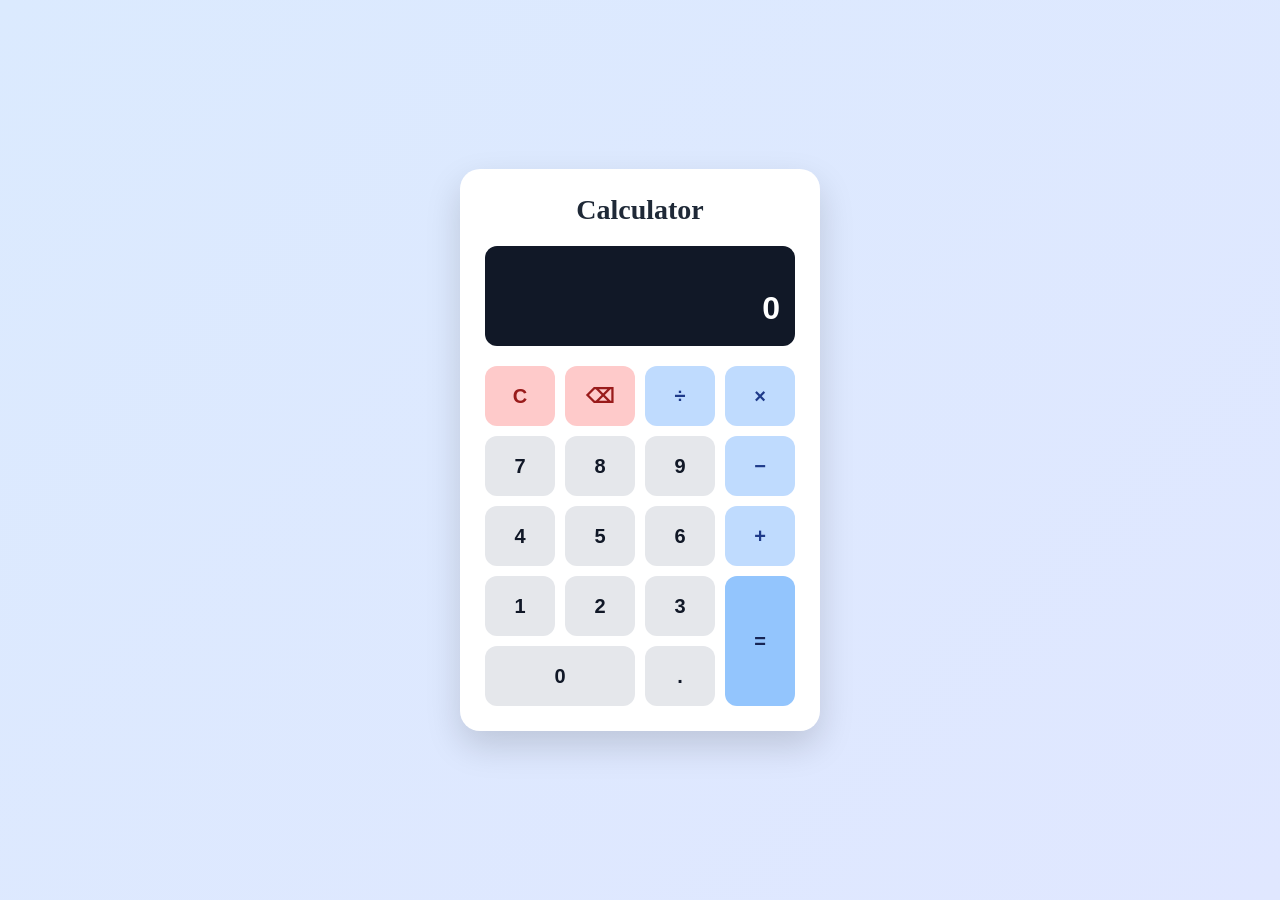
<file: WebDev-L2-Calculator/index.html>
<!DOCTYPE html>
<html lang="en">
<head>
    <meta charset="UTF-8">
    <meta name="viewport" content="width=device-width, initial-scale=1.0">

    <title>OIBSIP Calculator</title>

    <link rel="stylesheet" href="style.css">
</head>

<body>

    <main class="calculator">
        <h1>Calculator</h1>

        <!-- Display -->
        <div class="display-container">
            <div id="previous-display" class="previous-display"></div>
            <div id="display" class="display">0</div>
        </div>

        <!-- Calculator Buttons -->
        <div class="buttons">

            <button type="button" class="function-btn" data-action="clear">
                C
            </button>

            <button type="button" class="function-btn" data-action="backspace">
                ⌫
            </button>

            <button type="button" class="operator-btn" data-operator="/">
                ÷
            </button>

            <button type="button" class="operator-btn" data-operator="*">
                ×
            </button>

            <button type="button" class="number-btn" data-number="7">
                7
            </button>

            <button type="button" class="number-btn" data-number="8">
                8
            </button>

            <button type="button" class="number-btn" data-number="9">
                9
            </button>

            <button type="button" class="operator-btn" data-operator="-">
                −
            </button>

            <button type="button" class="number-btn" data-number="4">
                4
            </button>

            <button type="button" class="number-btn" data-number="5">
                5
            </button>

            <button type="button" class="number-btn" data-number="6">
                6
            </button>

            <button type="button" class="operator-btn" data-operator="+">
                +
            </button>

            <button type="button" class="number-btn" data-number="1">
                1
            </button>

            <button type="button" class="number-btn" data-number="2">
                2
            </button>

            <button type="button" class="number-btn" data-number="3">
                3
            </button>

            <button type="button" class="equals-btn" data-action="equals">
                =
            </button>

            <button type="button" class="number-btn zero" data-number="0">
                0
            </button>

            <button type="button" class="number-btn" data-action="decimal">
                .
            </button>

        </div>
    </main>

    <script src="script.js"></script>

</body>
</html>
</file>
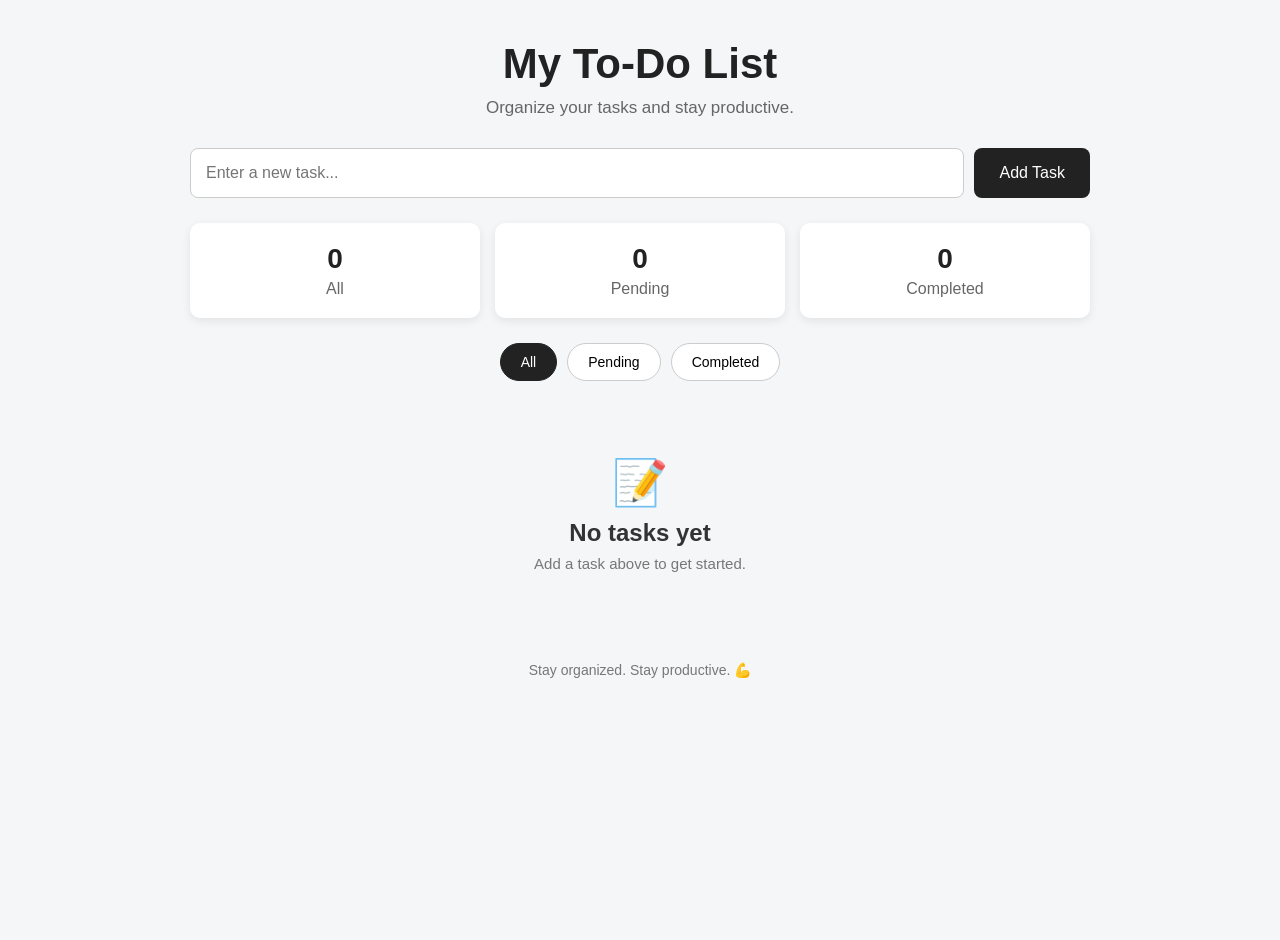
<file: WebDev-L2-ToDoApp/index.html>
<!DOCTYPE html>
<html lang="en">
<head>
    <meta charset="UTF-8">
    <meta name="viewport" content="width=device-width, initial-scale=1.0">

    <title>My To-Do List</title>

    <link rel="stylesheet" href="style.css">
</head>

<body>

    <div class="container">

        <!-- Header -->
        <header>
            <h1>My To-Do List</h1>
            <p>Organize your tasks and stay productive.</p>
        </header>


        <!-- Add Task -->
        <section class="add-task">

            <input 
                type="text" 
                id="taskInput" 
                placeholder="Enter a new task..."
                maxlength="100"
            >

            <button id="addTaskBtn">Add Task</button>

        </section>


        <!-- Task Statistics -->
        <section class="stats">

            <div class="stat-card">
                <span id="allCount">0</span>
                <p>All</p>
            </div>

            <div class="stat-card">
                <span id="pendingCount">0</span>
                <p>Pending</p>
            </div>

            <div class="stat-card">
                <span id="completedCount">0</span>
                <p>Completed</p>
            </div>

        </section>


        <!-- Filter Buttons -->
        <nav class="filters">

            <button class="filter-btn active" data-filter="all">
                All
            </button>

            <button class="filter-btn" data-filter="pending">
                Pending
            </button>

            <button class="filter-btn" data-filter="completed">
                Completed
            </button>

        </nav>


        <!-- Task List -->
        <main>

            <ul id="taskList"></ul>

            <div id="emptyState" class="empty-state">
                <div class="empty-icon">📝</div>
                <h2>No tasks yet</h2>
                <p>Add a task above to get started.</p>
            </div>

        </main>


        <!-- Footer -->
        <footer>
            <p>Stay organized. Stay productive. 💪</p>
        </footer>

    </div>


    <script src="script.js"></script>

</body>
</html>
</file>
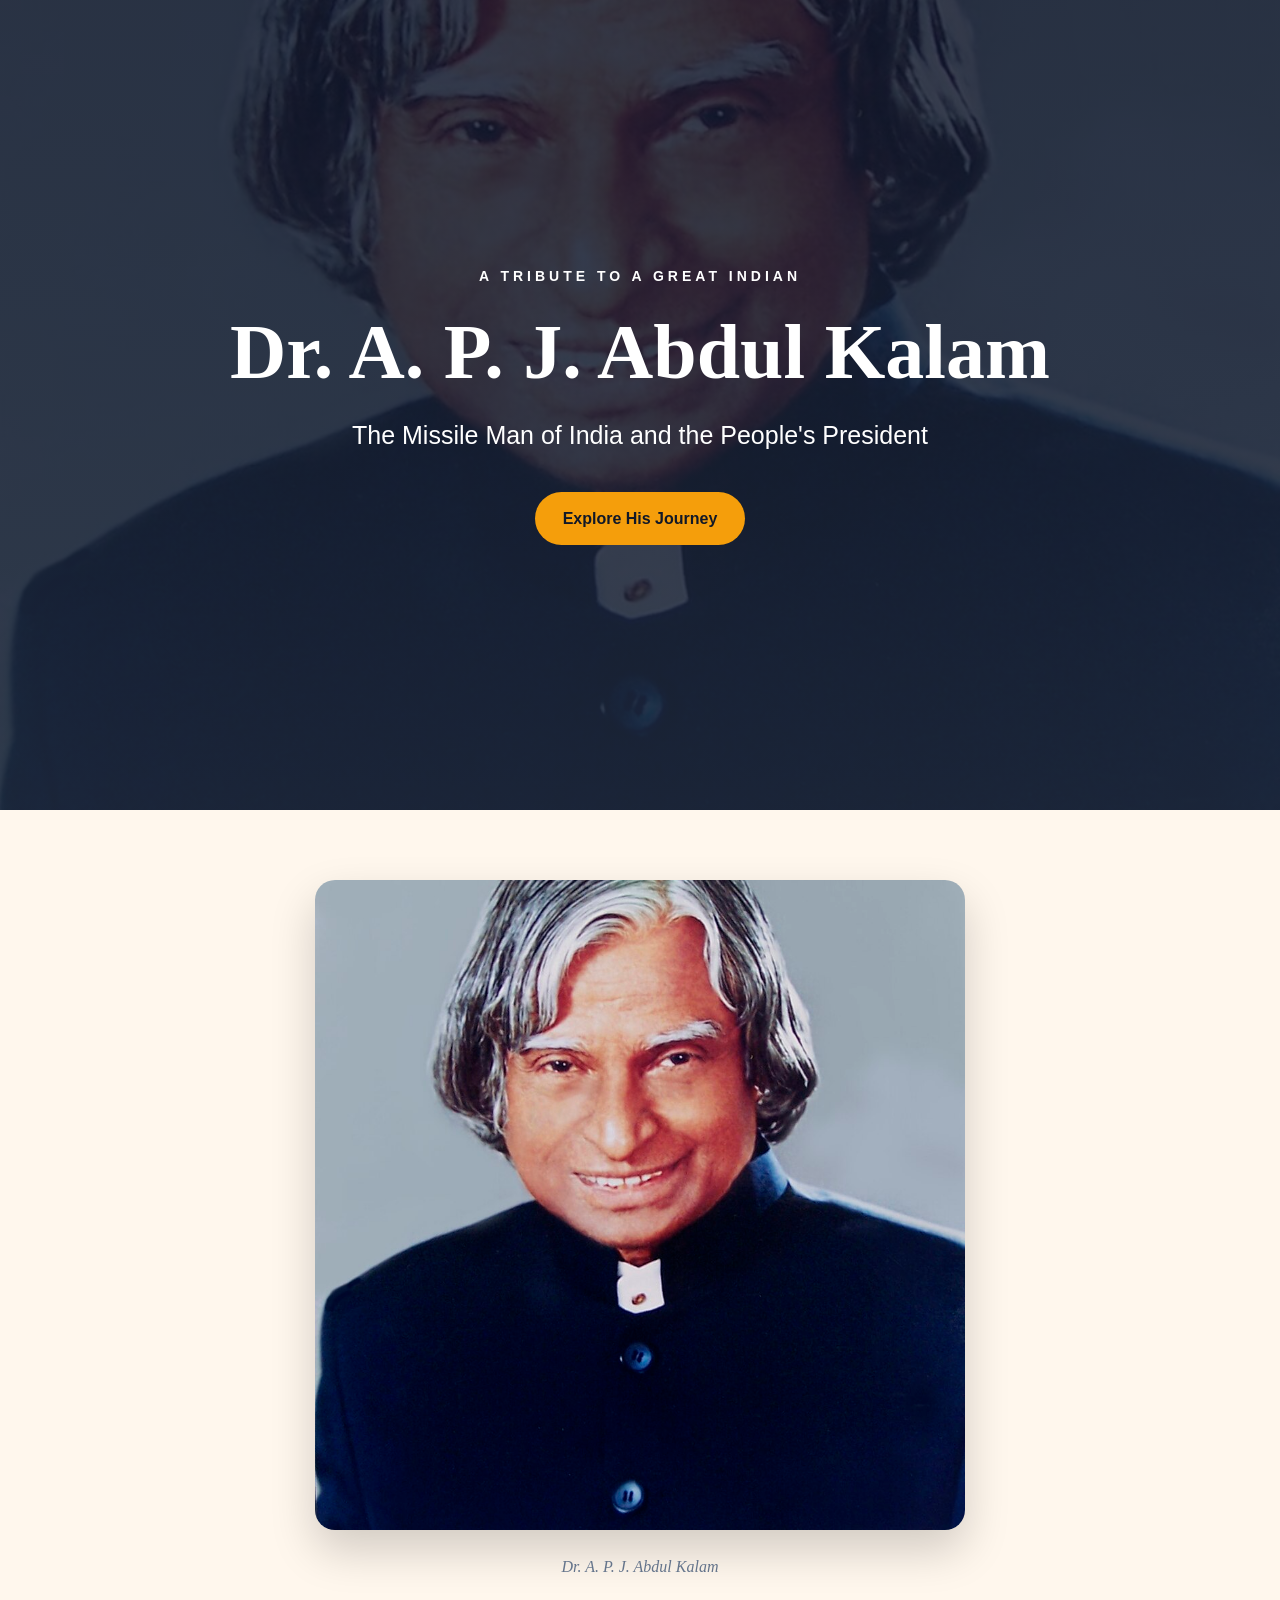
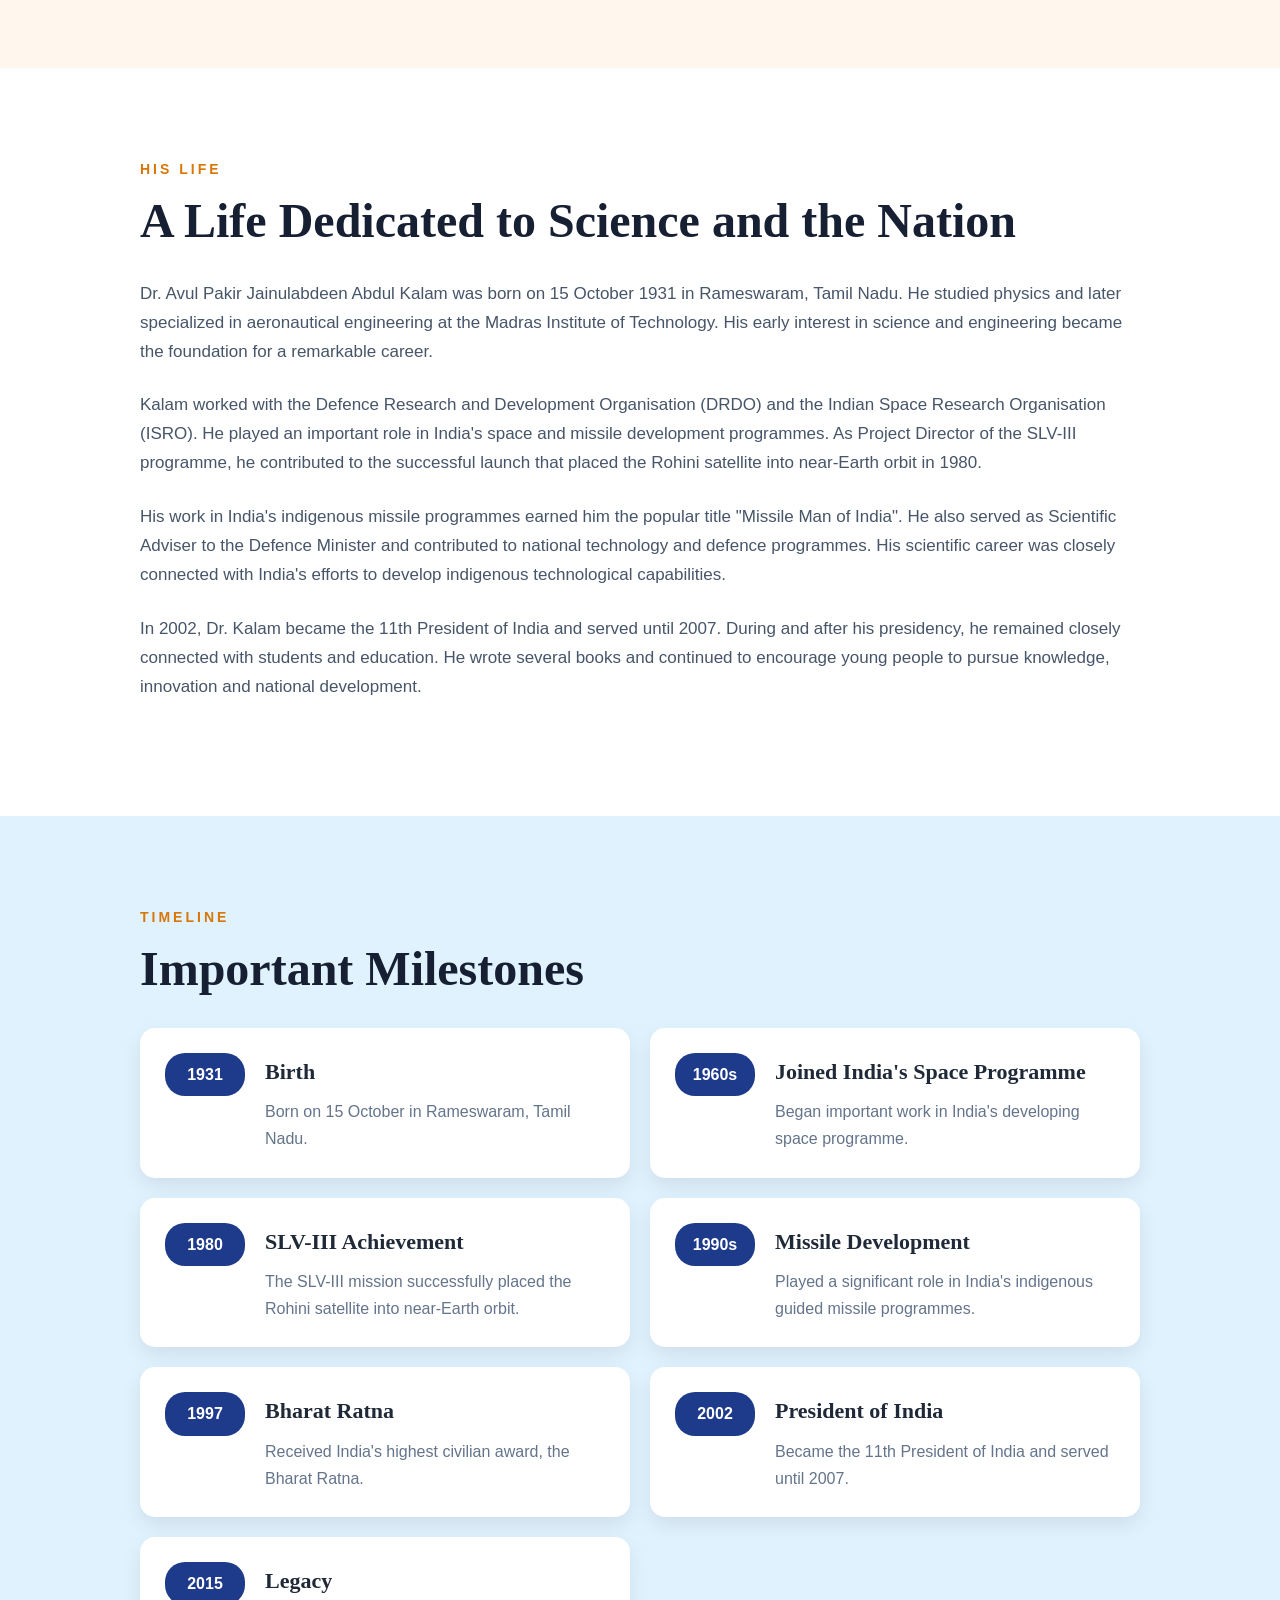
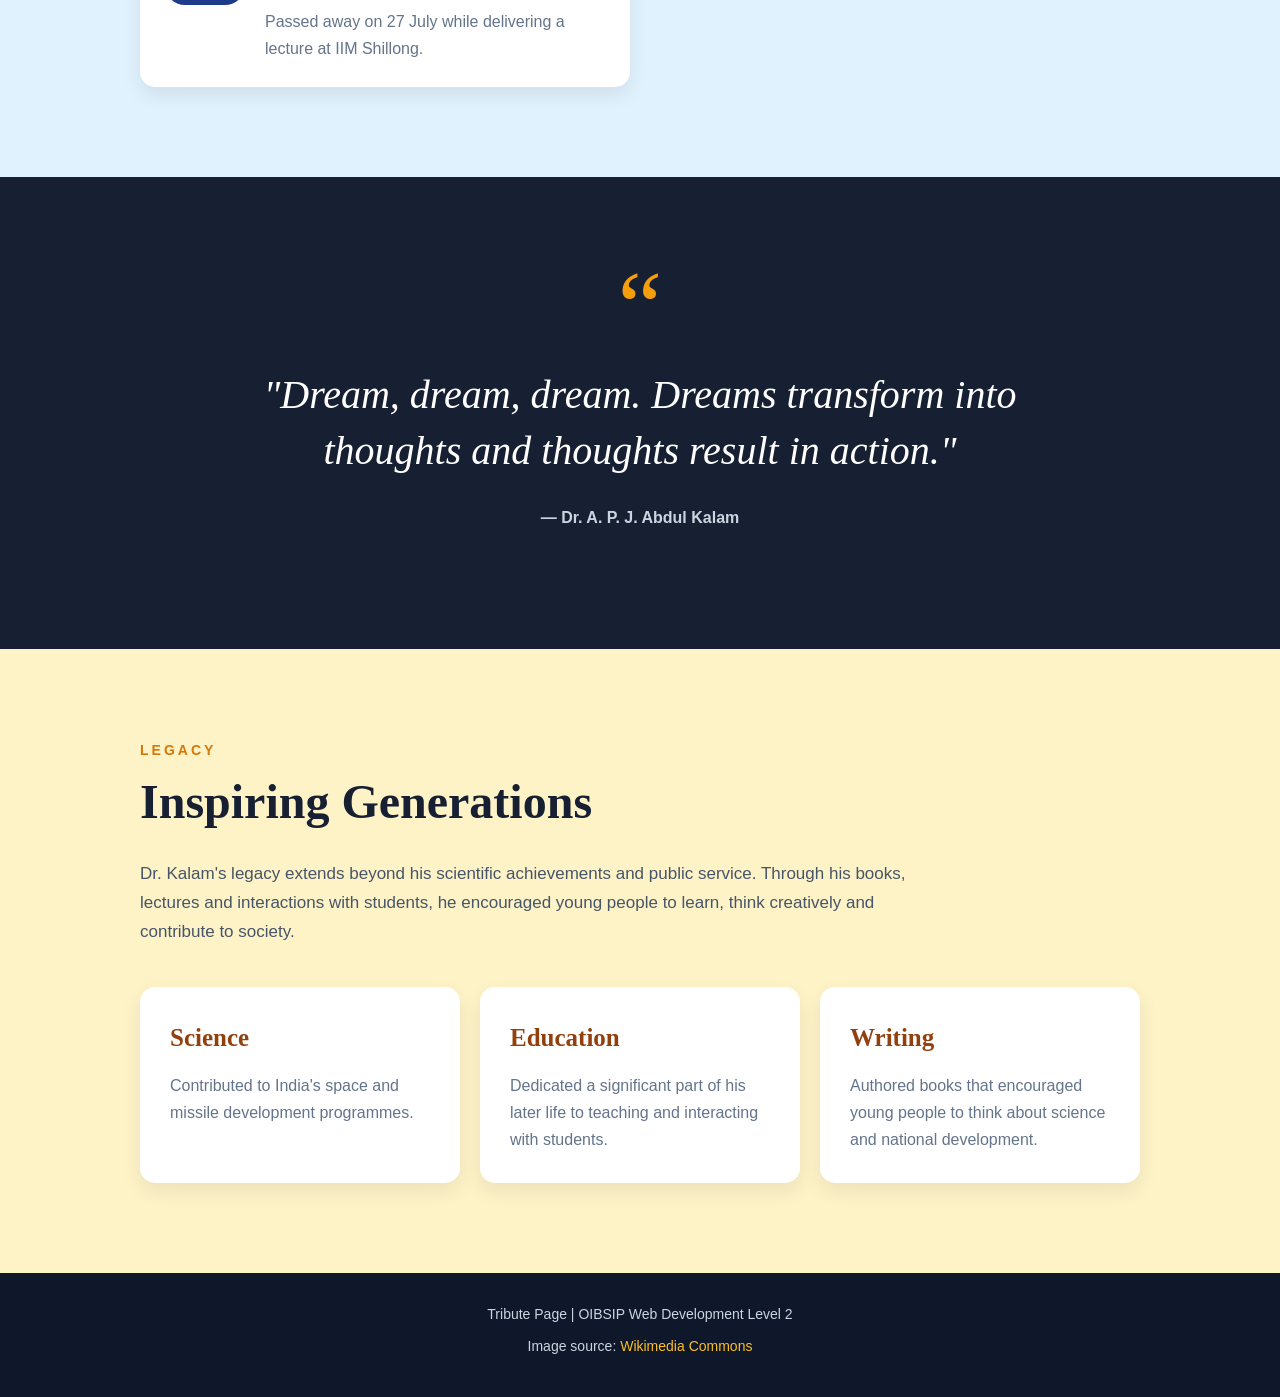
<file: WebDev-L2-TributePage/index.html>
<!DOCTYPE html>
<html lang="en">

<head>
    <meta charset="UTF-8">

    <meta name="viewport"
        content="width=device-width, initial-scale=1.0">

    <meta name="description"
        content="A tribute page dedicated to Dr. A. P. J. Abdul Kalam.">

    <title>Dr. A. P. J. Abdul Kalam - Tribute</title>

    <link rel="stylesheet" href="style.css">
</head>

<body>

    <!-- Hero Section -->
    <header class="hero">

        <div class="hero-content">

            <p class="small-heading">A TRIBUTE TO A GREAT INDIAN</p>

            <h1>Dr. A. P. J. Abdul Kalam</h1>

            <p class="tagline">
                The Missile Man of India and the People's President
            </p>

            <a href="#biography" class="hero-button">
                Explore His Journey
            </a>

        </div>

    </header>


    <!-- Image Section -->
    <section class="image-section">

        <div class="image-container">

            <img
                src="images/apj-abdul-kalam.jpg"
                alt="Portrait of Dr. A. P. J. Abdul Kalam">

            <p class="image-caption">
                Dr. A. P. J. Abdul Kalam
            </p>

        </div>

    </section>


    <!-- Biography Section -->
    <section id="biography" class="biography">

        <div class="content">

            <p class="section-label">HIS LIFE</p>

            <h2>A Life Dedicated to Science and the Nation</h2>

            <p>
                Dr. Avul Pakir Jainulabdeen Abdul Kalam was born on
                15 October 1931 in Rameswaram, Tamil Nadu. He studied
                physics and later specialized in aeronautical engineering
                at the Madras Institute of Technology. His early interest
                in science and engineering became the foundation for a
                remarkable career.
            </p>

            <p>
                Kalam worked with the Defence Research and Development
                Organisation (DRDO) and the Indian Space Research
                Organisation (ISRO). He played an important role in
                India's space and missile development programmes. As
                Project Director of the SLV-III programme, he contributed
                to the successful launch that placed the Rohini satellite
                into near-Earth orbit in 1980.
            </p>

            <p>
                His work in India's indigenous missile programmes earned
                him the popular title "Missile Man of India". He also
                served as Scientific Adviser to the Defence Minister and
                contributed to national technology and defence programmes.
                His scientific career was closely connected with India's
                efforts to develop indigenous technological capabilities.
            </p>

            <p>
                In 2002, Dr. Kalam became the 11th President of India and
                served until 2007. During and after his presidency, he
                remained closely connected with students and education.
                He wrote several books and continued to encourage young
                people to pursue knowledge, innovation and national
                development.
            </p>

        </div>

    </section>


    <!-- Timeline Section -->
    <section class="timeline-section">

        <div class="content">

            <p class="section-label">TIMELINE</p>

            <h2>Important Milestones</h2>

            <div class="timeline">

                <div class="timeline-card">
                    <span class="year">1931</span>

                    <div>
                        <h3>Birth</h3>

                        <p>
                            Born on 15 October in Rameswaram,
                            Tamil Nadu.
                        </p>
                    </div>
                </div>


                <div class="timeline-card">
                    <span class="year">1960s</span>

                    <div>
                        <h3>Joined India's Space Programme</h3>

                        <p>
                            Began important work in India's
                            developing space programme.
                        </p>
                    </div>
                </div>


                <div class="timeline-card">
                    <span class="year">1980</span>

                    <div>
                        <h3>SLV-III Achievement</h3>

                        <p>
                            The SLV-III mission successfully
                            placed the Rohini satellite into
                            near-Earth orbit.
                        </p>
                    </div>
                </div>


                <div class="timeline-card">
                    <span class="year">1990s</span>

                    <div>
                        <h3>Missile Development</h3>

                        <p>
                            Played a significant role in India's
                            indigenous guided missile programmes.
                        </p>
                    </div>
                </div>


                <div class="timeline-card">
                    <span class="year">1997</span>

                    <div>
                        <h3>Bharat Ratna</h3>

                        <p>
                            Received India's highest civilian
                            award, the Bharat Ratna.
                        </p>
                    </div>
                </div>


                <div class="timeline-card">
                    <span class="year">2002</span>

                    <div>
                        <h3>President of India</h3>

                        <p>
                            Became the 11th President of India
                            and served until 2007.
                        </p>
                    </div>
                </div>


                <div class="timeline-card">
                    <span class="year">2015</span>

                    <div>
                        <h3>Legacy</h3>

                        <p>
                            Passed away on 27 July while
                            delivering a lecture at IIM Shillong.
                        </p>
                    </div>
                </div>

            </div>

        </div>

    </section>


    <!-- Quote Section -->
    <section class="quote-section">

        <div class="quote-container">

            <p class="quote-mark">“</p>

            <blockquote>
                "Dream, dream, dream. Dreams transform into
                thoughts and thoughts result in action."
            </blockquote>

            <p class="quote-author">
                — Dr. A. P. J. Abdul Kalam
            </p>

        </div>

    </section>


    <!-- Legacy Section -->
    <section class="legacy-section">

        <div class="content">

            <p class="section-label">LEGACY</p>

            <h2>Inspiring Generations</h2>

            <p>
                Dr. Kalam's legacy extends beyond his scientific
                achievements and public service. Through his books,
                lectures and interactions with students, he encouraged
                young people to learn, think creatively and contribute
                to society.
            </p>

            <div class="legacy-cards">

                <div class="legacy-card">
                    <h3>Science</h3>
                    <p>
                        Contributed to India's space and missile
                        development programmes.
                    </p>
                </div>

                <div class="legacy-card">
                    <h3>Education</h3>
                    <p>
                        Dedicated a significant part of his later
                        life to teaching and interacting with students.
                    </p>
                </div>

                <div class="legacy-card">
                    <h3>Writing</h3>
                    <p>
                        Authored books that encouraged young people
                        to think about science and national development.
                    </p>
                </div>

            </div>

        </div>

    </section>


    <!-- Footer -->
    <footer>

        <p>
            Tribute Page | OIBSIP Web Development Level 2
        </p>

        <p>
            Image source:
            <a
                href="https://commons.wikimedia.org/wiki/File:A._P._J._Abdul_Kalam.jpg"
                target="_blank">
                Wikimedia Commons
            </a>
        </p>

    </footer>

</body>

</html>
</file>
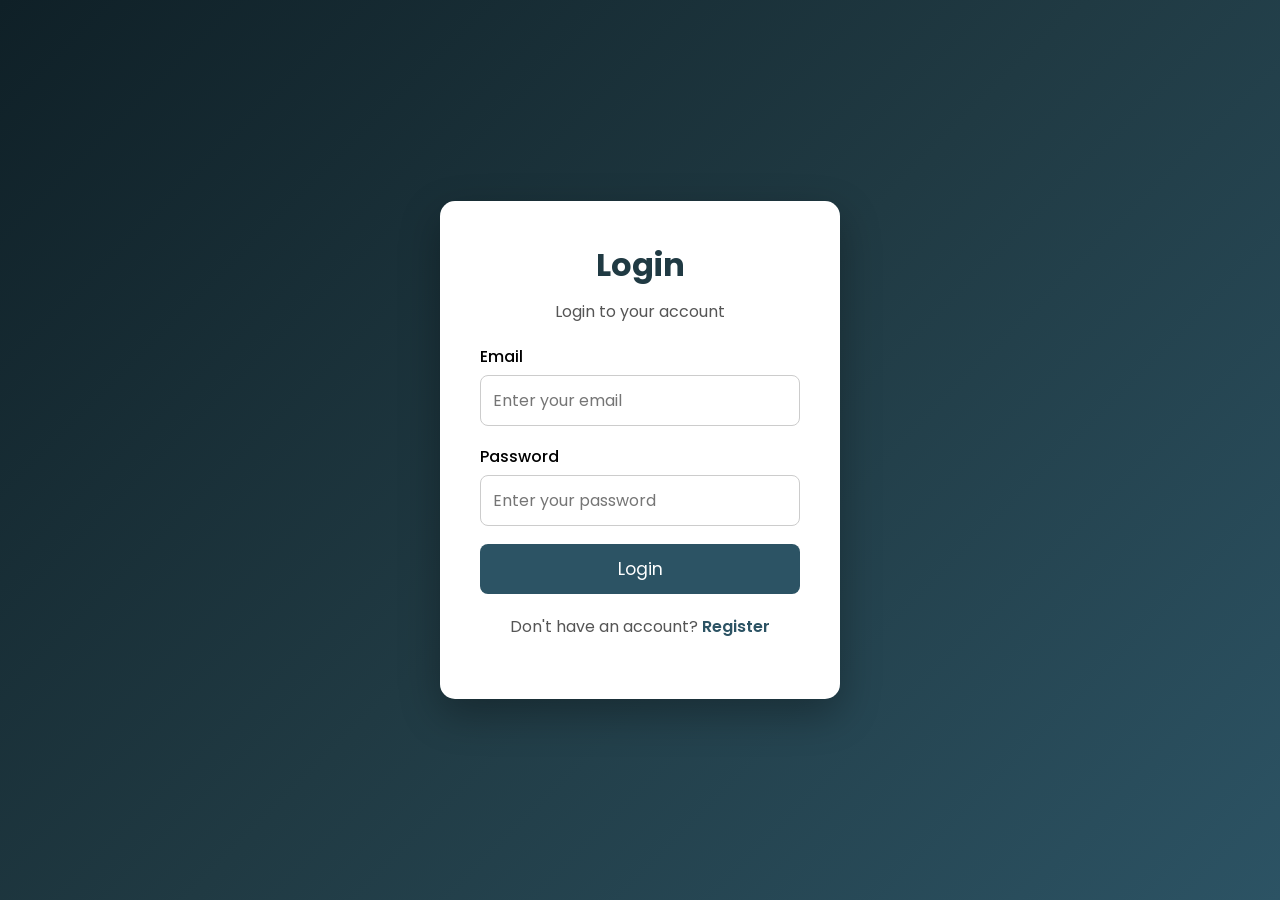
<file: WebDev-L2-LoginAuth/dashboard.html>
<!DOCTYPE html>
<html lang="en">

<head>
    <meta charset="UTF-8">
    <meta name="viewport" content="width=device-width, initial-scale=1.0">
    <title>Dashboard</title>

    <link rel="stylesheet" href="style.css">
</head>

<body>

    <div class="container">

        <div class="form-box">

            <h1>Dashboard</h1>

            <p id="welcomeMessage"></p>

            <button id="logoutBtn" class="btn">
                Logout
            </button>

        </div>

    </div>

    <script src="script.js"></script>

</body>

</html>
</file>
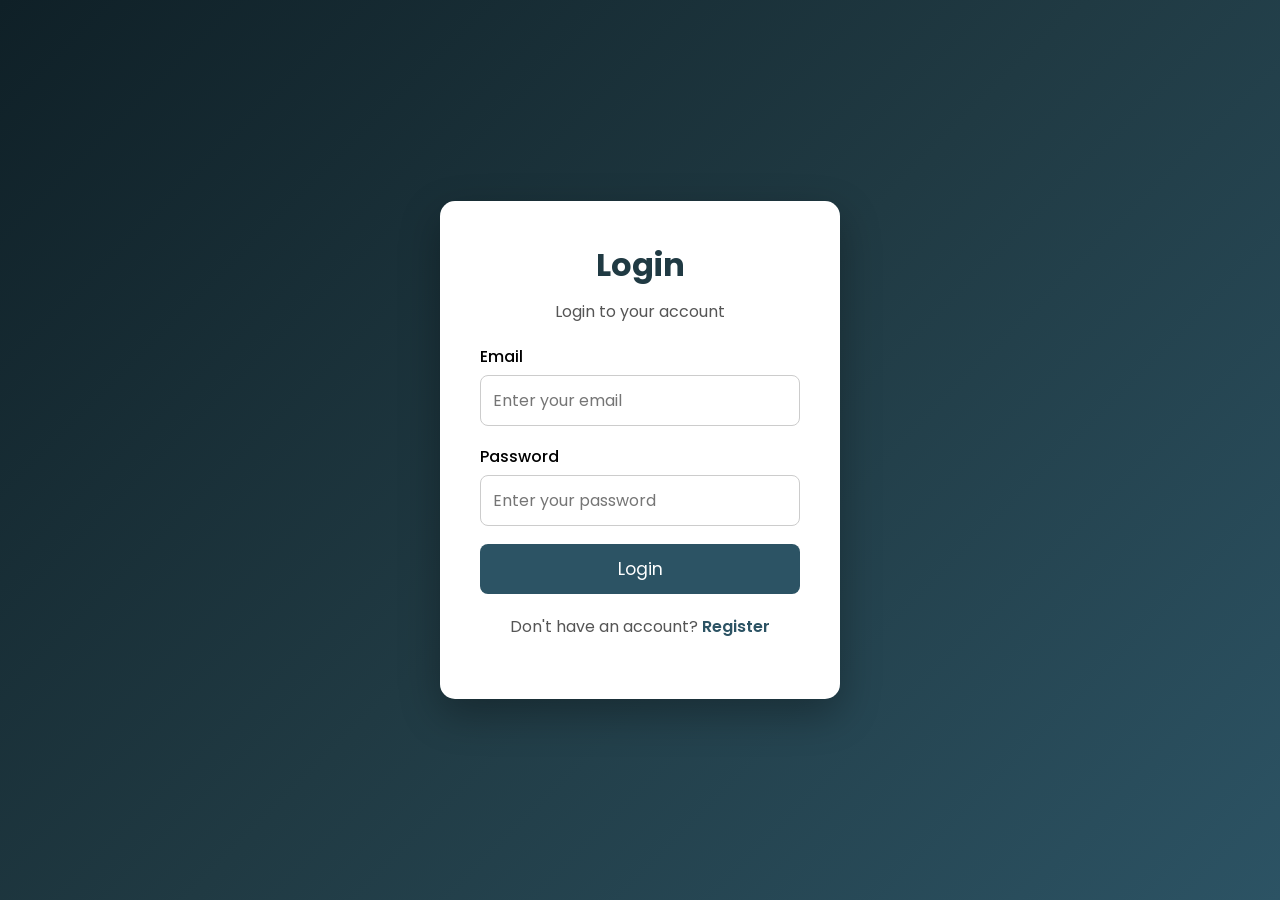
<file: WebDev-L2-LoginAuth/login.html>
<!DOCTYPE html>
<html lang="en">

<head>
    <meta charset="UTF-8">
    <meta name="viewport" content="width=device-width, initial-scale=1.0">
    <title>Login | Authentication System</title>

    <link rel="stylesheet" href="style.css">
</head>

<body>

    <div class="container">

        <div class="form-box">

            <h1>Login</h1>

            <p>Login to your account</p>

            <form id="loginForm">

                <div class="input-group">

                    <label>Email</label>

                    <input
                        type="email"
                        id="loginEmail"
                        placeholder="Enter your email"
                        required>

                </div>

                <div class="input-group">

                    <label>Password</label>

                    <input
                        type="password"
                        id="loginPassword"
                        placeholder="Enter your password"
                        required>

                </div>

                <button class="btn" type="submit">
                    Login
                </button>

            </form>

            <p class="bottom-text">
                Don't have an account?
                <a href="register.html">Register</a>
            </p>

            <p id="loginMessage"></p>

        </div>

    </div>

    <script src="script.js"></script>

</body>

</html>
</file>
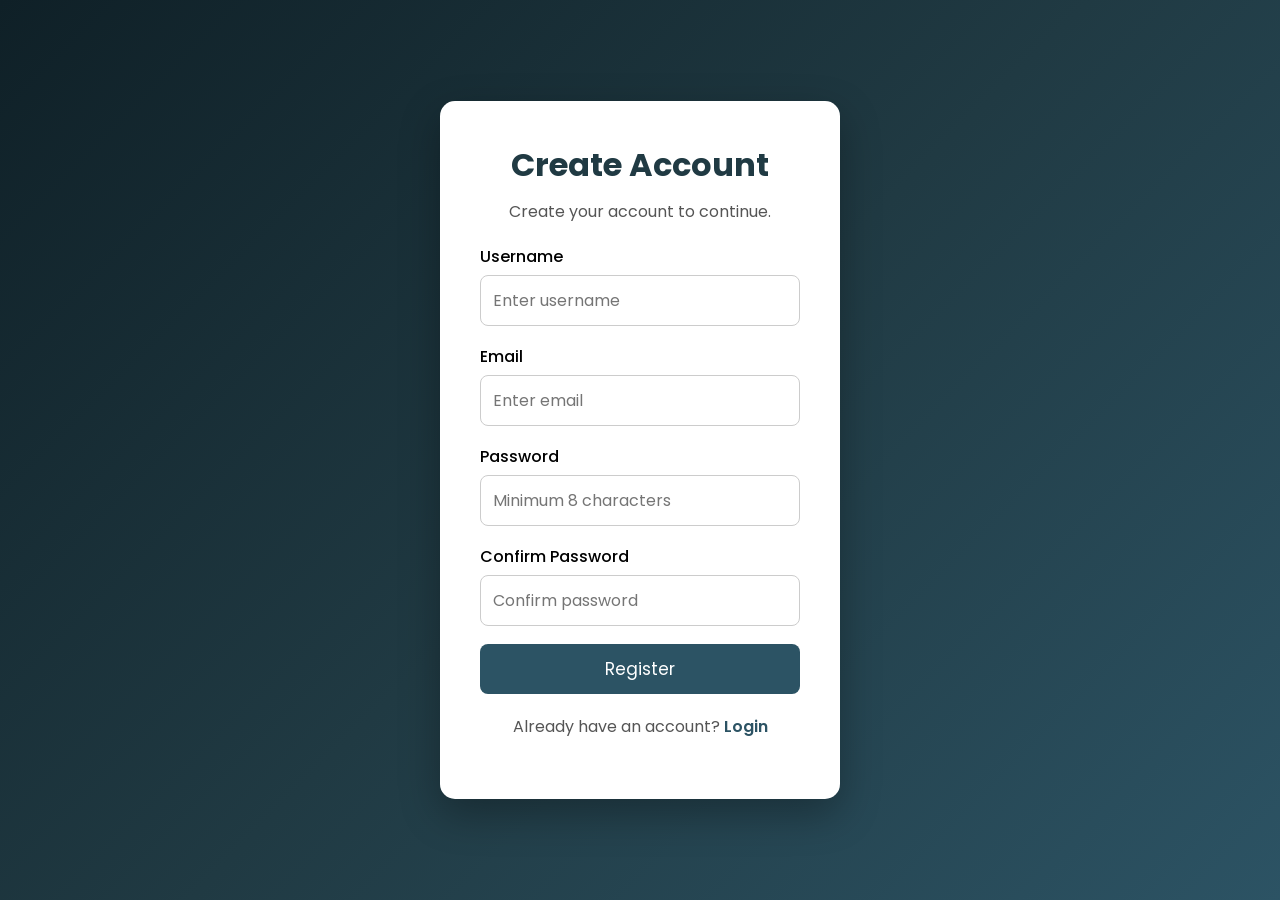
<file: WebDev-L2-LoginAuth/register.html>
<!DOCTYPE html>
<html lang="en">

<head>
    <meta charset="UTF-8">
    <meta name="viewport" content="width=device-width, initial-scale=1.0">
    <title>Register | Login Authentication</title>

    <link rel="stylesheet" href="style.css">
</head>

<body>

    <div class="container">

        <div class="form-box">

            <h1>Create Account</h1>

            <p>Create your account to continue.</p>

            <form id="registerForm">

                <div class="input-group">

                    <label for="username">Username</label>

                    <input
                        type="text"
                        id="username"
                        placeholder="Enter username"
                        required>

                </div>

                <div class="input-group">

                    <label for="email">Email</label>

                    <input
                        type="email"
                        id="email"
                        placeholder="Enter email"
                        required>

                </div>

                <div class="input-group">

                    <label for="password">Password</label>

                    <input
                        type="password"
                        id="password"
                        placeholder="Minimum 8 characters"
                        required>

                </div>

                <div class="input-group">

                    <label for="confirmPassword">Confirm Password</label>

                    <input
                        type="password"
                        id="confirmPassword"
                        placeholder="Confirm password"
                        required>

                </div>

                <button type="submit" class="btn">
                    Register
                </button>

            </form>

            <p class="bottom-text">
                Already have an account?
                <a href="login.html">Login</a>
            </p>

            <p id="message"></p>

        </div>

    </div>

    <script src="script.js"></script>

</body>

</html>
</file>
<file: WebDev-L2-Calculator/style.css>
* {
    margin: 0;
    padding: 0;
    box-sizing: border-box;
}

body {
    min-height: 100vh;
    display: flex;
    justify-content: center;
    align-items: center;
    padding: 20px;
    font-family: Arial, sans-serif;
    background: linear-gradient(135deg, #dbeafe, #e0e7ff);
}

.calculator {
    width: 360px;
    max-width: 100%;
    padding: 25px;
    background-color: #ffffff;
    border-radius: 20px;
    box-shadow: 0 15px 35px rgba(0, 0, 0, 0.15);
}

.calculator h1 {
    text-align: center;
    margin-bottom: 20px;
    font-family: Georgia, serif;
    font-size: 28px;
    color: #1f2937;
}

.display-container {
    width: 100%;
    min-height: 95px;
    padding: 15px;
    margin-bottom: 20px;
    background-color: #111827;
    border-radius: 12px;
    overflow: hidden;
}

.previous-display {
    min-height: 25px;
    text-align: right;
    color: #9ca3af;
    font-size: 16px;
    overflow: hidden;
    white-space: nowrap;
}

.display {
    min-height: 45px;
    display: flex;
    justify-content: flex-end;
    align-items: center;
    color: #ffffff;
    font-size: 32px;
    font-weight: bold;
    overflow: hidden;
    white-space: nowrap;
}

.buttons {
    display: grid;
    grid-template-columns: repeat(4, 1fr);
    gap: 10px;
}

button {
    min-height: 60px;
    border: none;
    border-radius: 12px;
    font-size: 20px;
    font-weight: bold;
    cursor: pointer;
    transition: transform 0.1s ease, opacity 0.2s ease;
}

button:hover {
    opacity: 0.85;
}

button:active {
    transform: scale(0.95);
}

.number-btn {
    background-color: #e5e7eb;
    color: #111827;
}

.operator-btn {
    background-color: #bfdbfe;
    color: #1e3a8a;
}

.function-btn {
    background-color: #fecaca;
    color: #991b1b;
}

.equals-btn {
    background-color: #93c5fd;
    color: #172554;
    grid-row: span 2;
}

.zero {
    grid-column: span 2;
}

/* Error message */
.error {
    color: #f87171 !important;
    font-size: 22px !important;
}

/* Responsive design */
@media (max-width: 400px) {

    .calculator {
        padding: 18px;
    }

    button {
        min-height: 55px;
        font-size: 18px;
    }

    .display {
        font-size: 27px;
    }
}
</file>
<file: WebDev-L2-ToDoApp/style.css>
/* ------------------------------
   General Reset
--------------------------------*/

* {
    margin: 0;
    padding: 0;
    box-sizing: border-box;
}

body {
    font-family: Arial, Helvetica, sans-serif;
    background: #f4f6f8;
    color: #222;
    min-height: 100vh;
}


/* ------------------------------
   Main Container
--------------------------------*/

.container {
    width: 90%;
    max-width: 900px;
    margin: 40px auto;
}


/* ------------------------------
   Header
--------------------------------*/

header {
    text-align: center;
    margin-bottom: 30px;
}

header h1 {
    font-size: 42px;
    margin-bottom: 10px;
}

header p {
    color: #666;
    font-size: 17px;
}


/* ------------------------------
   Add Task Section
--------------------------------*/

.add-task {
    display: flex;
    gap: 10px;
    margin-bottom: 25px;
}

#taskInput {
    flex: 1;
    padding: 15px;
    border: 1px solid #ccc;
    border-radius: 8px;
    font-size: 16px;
    outline: none;
}

#taskInput:focus {
    border-color: #333;
}

#addTaskBtn {
    padding: 15px 25px;
    border: none;
    border-radius: 8px;
    background: #222;
    color: white;
    font-size: 16px;
    cursor: pointer;
}

#addTaskBtn:hover {
    background: #444;
}


/* ------------------------------
   Statistics
--------------------------------*/

.stats {
    display: grid;
    grid-template-columns: repeat(3, 1fr);
    gap: 15px;
    margin-bottom: 25px;
}

.stat-card {
    background: white;
    padding: 20px;
    text-align: center;
    border-radius: 10px;
    box-shadow: 0 3px 10px rgba(0, 0, 0, 0.08);
}

.stat-card span {
    display: block;
    font-size: 28px;
    font-weight: bold;
    margin-bottom: 5px;
}

.stat-card p {
    color: #666;
}


/* ------------------------------
   Filters
--------------------------------*/

.filters {
    display: flex;
    justify-content: center;
    gap: 10px;
    margin-bottom: 25px;
}

.filter-btn {
    padding: 10px 20px;
    border: 1px solid #ccc;
    background: white;
    border-radius: 20px;
    cursor: pointer;
    font-size: 14px;
}

.filter-btn:hover {
    background: #eee;
}

.filter-btn.active {
    background: #222;
    color: white;
    border-color: #222;
}


/* ------------------------------
   Task List
--------------------------------*/

#taskList {
    list-style: none;
}

.task-item {
    display: flex;
    align-items: center;
    gap: 12px;
    background: white;
    padding: 16px;
    margin-bottom: 12px;
    border-radius: 10px;
    box-shadow: 0 3px 10px rgba(0, 0, 0, 0.07);
}

.task-checkbox {
    width: 20px;
    height: 20px;
    cursor: pointer;
}

.task-text {
    flex: 1;
    font-size: 16px;
    word-break: break-word;
}

.task-item.completed .task-text {
    text-decoration: line-through;
    color: #999;
}


/* ------------------------------
   Task Buttons
--------------------------------*/

.task-actions {
    display: flex;
    gap: 8px;
}

.edit-btn,
.delete-btn {
    border: none;
    padding: 8px 12px;
    border-radius: 6px;
    cursor: pointer;
    font-size: 14px;
}

.edit-btn {
    background: #eee;
}

.edit-btn:hover {
    background: #ddd;
}

.delete-btn {
    background: #222;
    color: white;
}

.delete-btn:hover {
    background: #444;
}


/* ------------------------------
   Empty State
--------------------------------*/

.empty-state {
    text-align: center;
    padding: 50px 20px;
    color: #777;
}

.empty-icon {
    font-size: 45px;
    margin-bottom: 10px;
}

.empty-state h2 {
    margin-bottom: 8px;
    color: #333;
}

.empty-state p {
    font-size: 15px;
}


/* ------------------------------
   Footer
--------------------------------*/

footer {
    text-align: center;
    margin-top: 40px;
    color: #777;
    font-size: 14px;
}


/* ------------------------------
   Mobile Responsive Design
--------------------------------*/

@media (max-width: 600px) {

    .container {
        width: 94%;
        margin: 25px auto;
    }

    header h1 {
        font-size: 32px;
    }

    .add-task {
        flex-direction: column;
    }

    #addTaskBtn {
        width: 100%;
    }

    .stats {
        grid-template-columns: 1fr;
    }

    .filters {
        flex-wrap: wrap;
    }

    .task-item {
        align-items: flex-start;
    }

    .task-actions {
        flex-direction: column;
    }

}
</file>
<file: WebDev-L2-TributePage/style.css>
/* ------------------------------
   RESET
------------------------------ */

* {
    margin: 0;
    padding: 0;
    box-sizing: border-box;
}


/* ------------------------------
   GENERAL
------------------------------ */

html {
    scroll-behavior: smooth;
}

body {
    font-family: Arial, Helvetica, sans-serif;
    line-height: 1.7;
    color: #1f2937;
    background-color: #f8fafc;
}

h1,
h2,
h3 {
    font-family: Georgia, "Times New Roman", serif;
}

p {
    margin-bottom: 18px;
}

a {
    text-decoration: none;
}


/* ------------------------------
   HERO
------------------------------ */

.hero {
    min-height: 90vh;

    display: flex;
    align-items: center;
    justify-content: center;

    text-align: center;

    padding: 40px 20px;

    background:
        linear-gradient(
            rgba(15, 23, 42, 0.82),
            rgba(30, 41, 59, 0.88)
        ),
        url("images/apj-abdul-kalam.jpg");

    background-size: cover;
    background-position: center;

    color: white;
}

.hero-content {
    max-width: 850px;
}

.small-heading {
    font-size: 14px;
    letter-spacing: 4px;
    font-weight: bold;
    margin-bottom: 20px;
}

.hero h1 {
    font-size: clamp(42px, 7vw, 78px);
    line-height: 1.1;
    margin-bottom: 20px;
}

.tagline {
    font-size: clamp(18px, 3vw, 25px);
    margin-bottom: 35px;
}

.hero-button {
    display: inline-block;

    padding: 13px 28px;

    background-color: #f59e0b;
    color: #111827;

    border-radius: 30px;

    font-weight: bold;

    transition: 0.3s;
}

.hero-button:hover {
    transform: translateY(-3px);
    background-color: #fbbf24;
}


/* ------------------------------
   IMAGE SECTION
------------------------------ */

.image-section {
    padding: 70px 20px;

    background-color: #fff7ed;

    text-align: center;
}

.image-container {
    max-width: 650px;
    margin: auto;
}

.image-container img {
    width: 100%;
    max-height: 650px;

    object-fit: cover;

    border-radius: 20px;

    box-shadow:
        0 20px 45px rgba(0, 0, 0, 0.18);
}

.image-caption {
    margin-top: 15px;

    font-family: Georgia, "Times New Roman", serif;

    font-style: italic;

    color: #64748b;
}


/* ------------------------------
   COMMON CONTENT
------------------------------ */

.content {
    width: min(1000px, 90%);
    margin: auto;
}

.section-label {
    color: #d97706;

    font-size: 14px;

    letter-spacing: 3px;

    font-weight: bold;

    margin-bottom: 10px;
}

.content h2 {
    font-size: clamp(32px, 5vw, 48px);

    line-height: 1.2;

    margin-bottom: 30px;

    color: #172033;
}


/* ------------------------------
   BIOGRAPHY
------------------------------ */

.biography {
    padding: 90px 20px;

    background-color: #ffffff;
}

.biography p:not(.section-label) {
    font-size: 17px;

    color: #475569;

    margin-bottom: 25px;
}


/* ------------------------------
   TIMELINE
------------------------------ */

.timeline-section {
    padding: 90px 20px;

    background-color: #e0f2fe;
}

.timeline {
    display: grid;

    grid-template-columns: 1fr 1fr;

    gap: 20px;
}

.timeline-card {
    display: flex;

    gap: 20px;

    padding: 25px;

    background-color: white;

    border-radius: 15px;

    box-shadow:
        0 8px 20px rgba(0, 0, 0, 0.08);

    transition: transform 0.3s;
}

.timeline-card:hover {
    transform: translateY(-5px);
}

.year {
    min-width: 80px;

    height: fit-content;

    padding: 8px 12px;

    background-color: #1e3a8a;

    color: white;

    border-radius: 20px;

    text-align: center;

    font-weight: bold;
}

.timeline-card h3 {
    margin-bottom: 8px;

    font-size: 22px;
}

.timeline-card p {
    color: #64748b;

    margin-bottom: 0;
}


/* ------------------------------
   QUOTE
------------------------------ */

.quote-section {
    padding: 100px 20px;

    background-color: #172033;

    color: white;

    text-align: center;
}

.quote-container {
    max-width: 850px;

    margin: auto;
}

.quote-mark {
    font-family: Georgia, serif;

    font-size: 100px;

    line-height: 0.6;

    color: #f59e0b;

    margin-bottom: 30px;
}

blockquote {
    font-family: Georgia, "Times New Roman", serif;

    font-size: clamp(25px, 4vw, 40px);

    line-height: 1.4;

    font-style: italic;
}

.quote-author {
    margin-top: 25px;

    color: #cbd5e1;

    font-weight: bold;
}


/* ------------------------------
   LEGACY
------------------------------ */

.legacy-section {
    padding: 90px 20px;

    background-color: #fef3c7;
}

.legacy-section > .content > p:not(.section-label) {
    max-width: 800px;

    color: #475569;

    font-size: 17px;
}

.legacy-cards {
    display: grid;

    grid-template-columns: repeat(3, 1fr);

    gap: 20px;

    margin-top: 40px;
}

.legacy-card {
    padding: 30px;

    background-color: white;

    border-radius: 15px;

    box-shadow:
        0 8px 20px rgba(0, 0, 0, 0.08);
}

.legacy-card h3 {
    font-size: 25px;

    margin-bottom: 12px;

    color: #92400e;
}

.legacy-card p {
    color: #64748b;

    margin-bottom: 0;
}


/* ------------------------------
   FOOTER
------------------------------ */

footer {
    padding: 30px 20px;

    text-align: center;

    background-color: #0f172a;

    color: #cbd5e1;

    font-size: 14px;
}

footer p {
    margin-bottom: 8px;
}

footer a {
    color: #fbbf24;
}


/* ------------------------------
   RESPONSIVE DESIGN
------------------------------ */

@media (max-width: 768px) {

    .hero {
        min-height: 80vh;
    }

    .timeline {
        grid-template-columns: 1fr;
    }

    .legacy-cards {
        grid-template-columns: 1fr;
    }

    .timeline-card {
        flex-direction: column;
    }

    .year {
        width: fit-content;
    }

    .biography,
    .timeline-section,
    .legacy-section {
        padding: 65px 20px;
    }
}


@media (max-width: 480px) {

    .hero h1 {
        font-size: 40px;
    }

    .tagline {
        font-size: 18px;
    }

    .image-section {
        padding: 45px 15px;
    }

    .content {
        width: 94%;
    }

    blockquote {
        font-size: 24px;
    }

    .quote-section {
        padding: 70px 20px;
    }

}
</file>
<file: WebDev-L2-LoginAuth/style.css>
@import url('https://fonts.googleapis.com/css2?family=Poppins:wght@300;400;500;600&display=swap');

*{
    margin:0;
    padding:0;
    box-sizing:border-box;
    font-family:'Poppins',sans-serif;
}

body{
    display:flex;
    justify-content:center;
    align-items:center;
    min-height:100vh;
    background:linear-gradient(135deg,#0f2027,#203a43,#2c5364);
}

.container{
    width:100%;
    display:flex;
    justify-content:center;
    align-items:center;
    padding:20px;
}

.form-box{
    background:#ffffff;
    width:400px;
    padding:40px;
    border-radius:15px;
    box-shadow:0 15px 40px rgba(0,0,0,0.3);
}

.form-box h1{
    text-align:center;
    margin-bottom:10px;
    color:#203a43;
}

.form-box p{
    text-align:center;
    color:#555;
    margin-bottom:20px;
}

.input-group{
    margin-bottom:18px;
}

.input-group label{
    display:block;
    margin-bottom:6px;
    font-weight:500;
}

.input-group input{
    width:100%;
    padding:12px;
    border:1px solid #ccc;
    border-radius:8px;
    font-size:16px;
    outline:none;
    transition:.3s;
}

.input-group input:focus{
    border-color:#2c5364;
}

.btn{
    width:100%;
    padding:12px;
    border:none;
    border-radius:8px;
    background:#2c5364;
    color:white;
    font-size:17px;
    cursor:pointer;
    transition:.3s;
}

.btn:hover{
    background:#203a43;
}

.bottom-text{
    margin-top:20px;
    text-align:center;
}

.bottom-text a{
    text-decoration:none;
    color:#2c5364;
    font-weight:600;
}

#message{
    margin-top:15px;
    text-align:center;
    font-weight:500;
    color:red;
}

.success{
    color:green !important;
}

@media(max-width:450px){

    .form-box{
        width:100%;
        padding:25px;
    }

}
</file>
